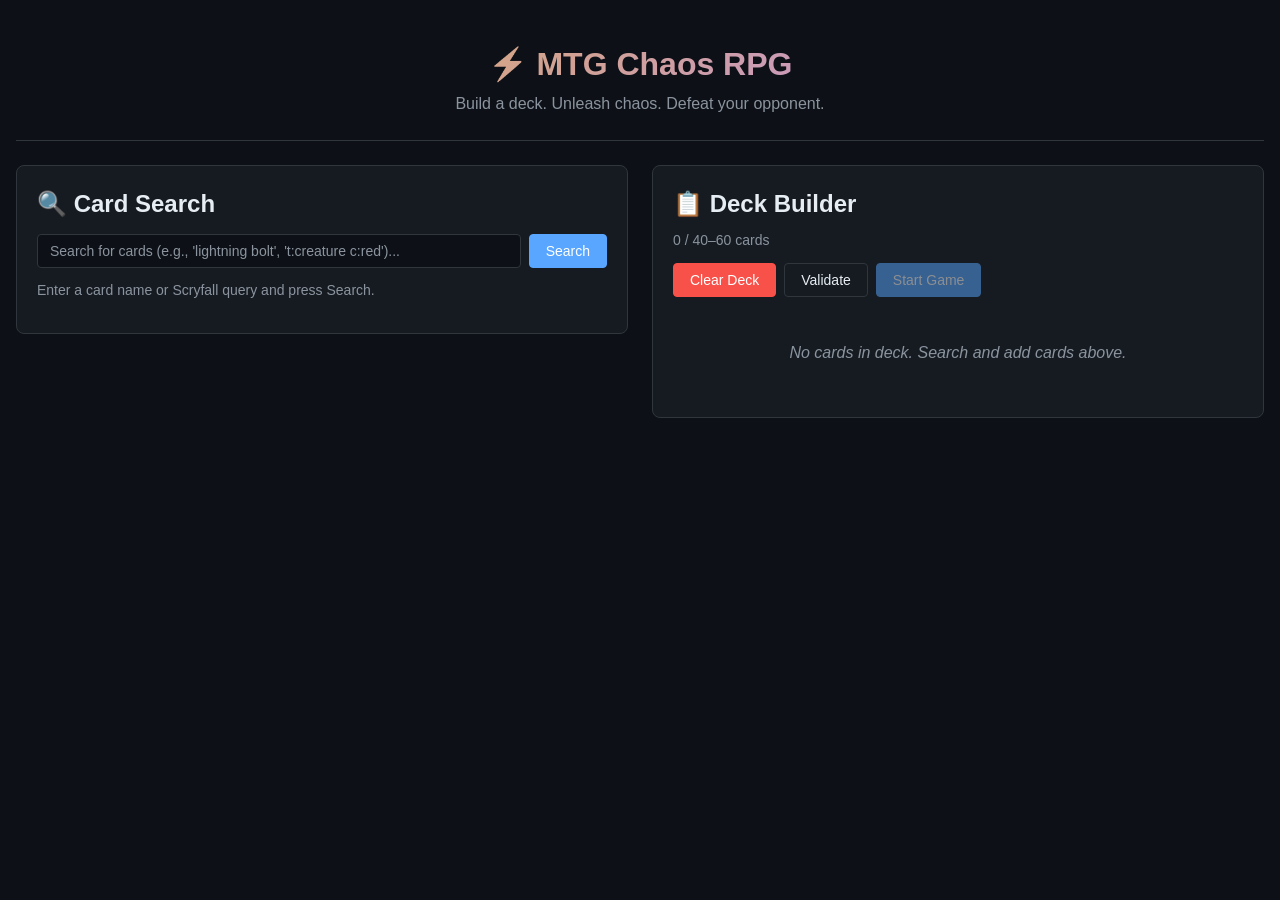
<file: src/index.html>
<!DOCTYPE html>
<html lang="en">
<head>
  <meta charset="UTF-8" />
  <meta name="viewport" content="width=device-width, initial-scale=1.0" />
  <title>MTG Chaos RPG — Web Game</title>
  <link rel="stylesheet" href="css/style.css" />
</head>
<body>
  <div id="app"></div>
  <script type="module" src="js/main.js"></script>
</body>
</html>
</file>
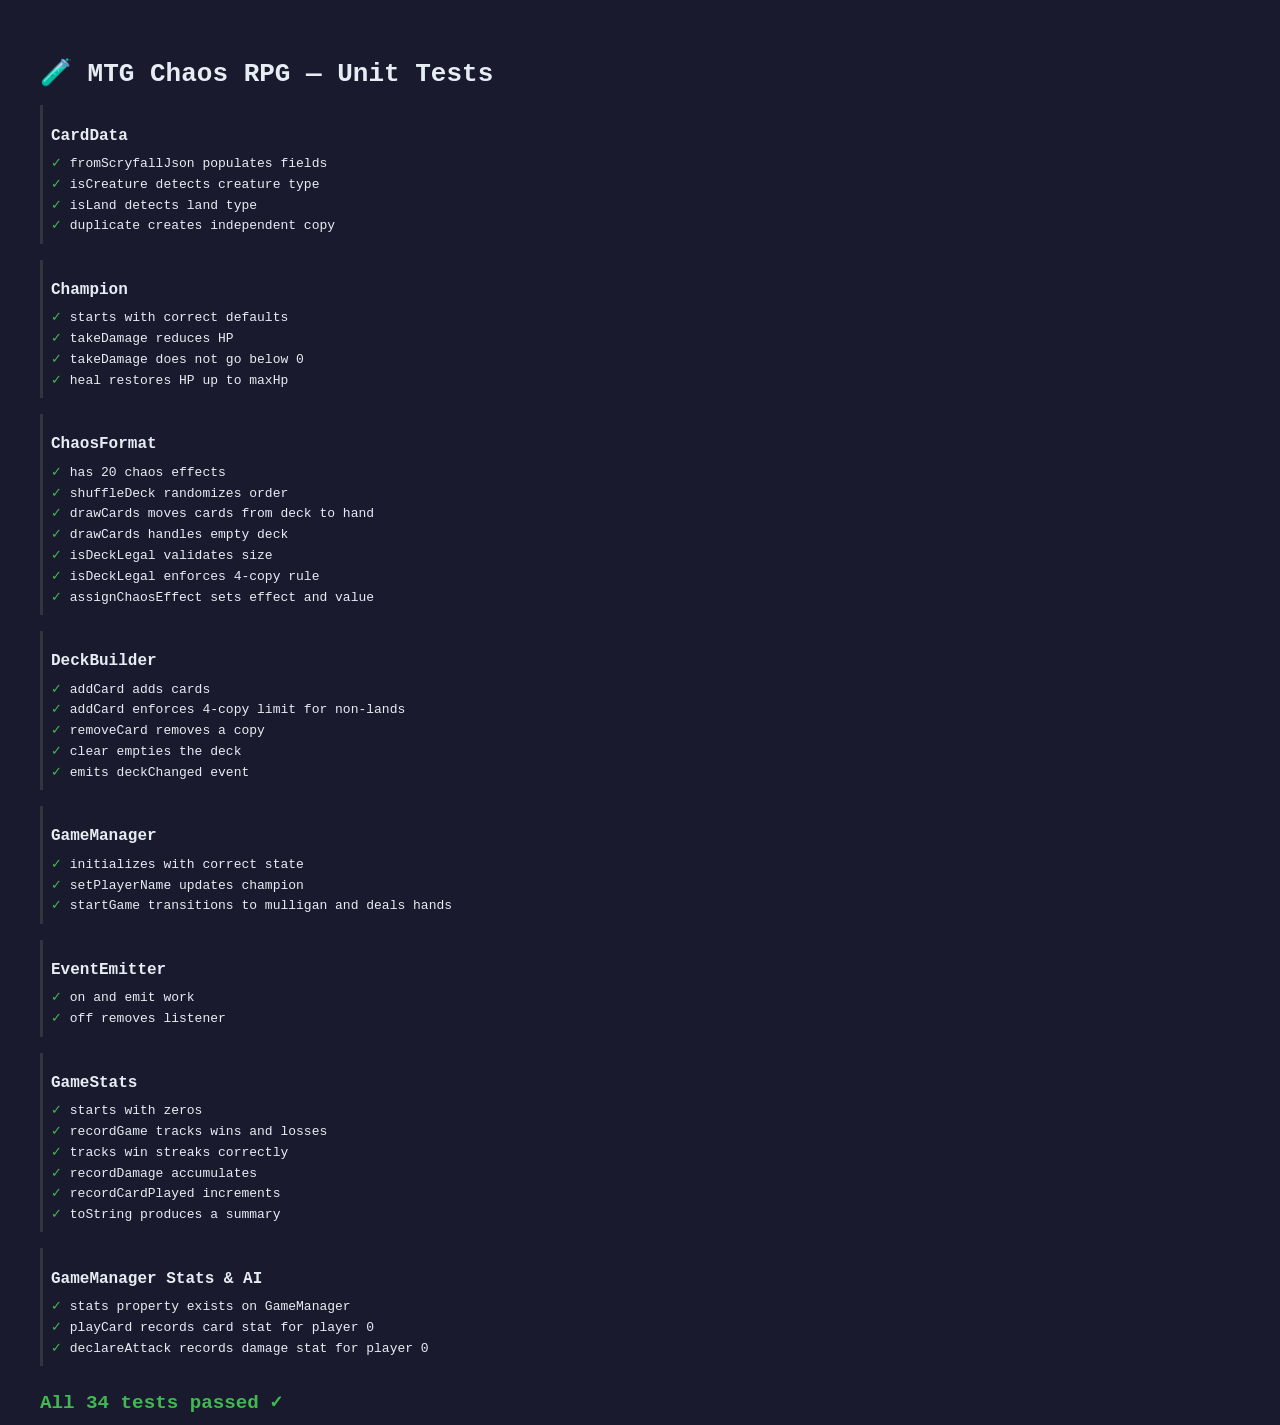
<file: src/tests/test.html>
<!DOCTYPE html>
<html lang="en">
<head>
  <meta charset="UTF-8" />
  <meta name="viewport" content="width=device-width, initial-scale=1.0" />
  <title>MTG Chaos RPG — Tests</title>
  <style>
    body { font-family: monospace; background: #1a1a2e; color: #e6edf3; padding: 2rem; }
    h1 { margin-bottom: 1rem; }
    .pass { color: #3fb950; }
    .fail { color: #f85149; }
    .suite { margin: 1rem 0; padding: 0.5rem; border-left: 3px solid #30363d; }
    .suite h2 { font-size: 1rem; margin-bottom: 0.5rem; }
    .result { padding: 0.15rem 0; }
    #summary { margin-top: 1.5rem; font-size: 1.2rem; font-weight: bold; }
  </style>
</head>
<body>
  <h1>🧪 MTG Chaos RPG — Unit Tests</h1>
  <div id="output"></div>
  <div id="summary"></div>

  <script type="module">
    import { CardData } from '../js/game/CardData.js';
    import { Champion } from '../js/game/Champion.js';
    import * as ChaosFormat from '../js/game/ChaosFormat.js';
    import { DeckBuilder } from '../js/game/DeckBuilder.js';
    import { GameManager, Phase } from '../js/game/GameManager.js';
    import { GameStats } from '../js/game/GameStats.js';
    import { EventEmitter } from '../js/EventEmitter.js';

    const output = document.getElementById('output');
    const summaryEl = document.getElementById('summary');
    let totalPass = 0;
    let totalFail = 0;

    function suite(name) {
      const div = document.createElement('div');
      div.className = 'suite';
      div.innerHTML = `<h2>${name}</h2>`;
      output.appendChild(div);
      return div;
    }

    function test(suiteEl, name, fn) {
      const result = document.createElement('div');
      result.className = 'result';
      try {
        fn();
        result.innerHTML = `<span class="pass">✓</span> ${name}`;
        totalPass++;
      } catch (e) {
        result.innerHTML = `<span class="fail">✗</span> ${name} — ${e.message}`;
        totalFail++;
      }
      suiteEl.appendChild(result);
    }

    function assert(condition, message = 'Assertion failed') {
      if (!condition) throw new Error(message);
    }

    function assertEqual(actual, expected, label = '') {
      if (actual !== expected) {
        throw new Error(`${label} Expected ${JSON.stringify(expected)}, got ${JSON.stringify(actual)}`);
      }
    }

    // ── CardData Tests ──────────────────────────────────────────────────
    const s1 = suite('CardData');

    test(s1, 'fromScryfallJson populates fields', () => {
      const json = {
        id: 'abc123', oracle_id: 'oracle1', name: 'Lightning Bolt',
        set: 'lea', mana_cost: '{R}', cmc: 1, type_line: 'Instant',
        oracle_text: 'Deal 3 damage.', colors: ['R'], color_identity: ['R'],
        image_uris: { normal: 'https://example.com/img.jpg', small: 'https://example.com/sm.jpg' }
      };
      const card = CardData.fromScryfallJson(json);
      assertEqual(card.name, 'Lightning Bolt', 'name');
      assertEqual(card.cmc, 1, 'cmc');
      assertEqual(card.isSpell(), true, 'isSpell');
      assertEqual(card.isCreature(), false, 'isCreature');
      assertEqual(card.isLand(), false, 'isLand');
    });

    test(s1, 'isCreature detects creature type', () => {
      const card = new CardData();
      card.typeLine = 'Creature — Human Wizard';
      assert(card.isCreature());
    });

    test(s1, 'isLand detects land type', () => {
      const card = new CardData();
      card.typeLine = 'Basic Land — Mountain';
      assert(card.isLand());
    });

    test(s1, 'duplicate creates independent copy', () => {
      const card = new CardData();
      card.name = 'Test Card';
      card.colors = ['R', 'U'];
      const copy = card.duplicate();
      copy.name = 'Modified';
      copy.colors.push('G');
      assertEqual(card.name, 'Test Card', 'original unchanged');
      assertEqual(card.colors.length, 2, 'original colors unchanged');
    });

    // ── Champion Tests ──────────────────────────────────────────────────
    const s2 = suite('Champion');

    test(s2, 'starts with correct defaults', () => {
      const champ = new Champion('Alice');
      assertEqual(champ.hp, 20, 'hp');
      assertEqual(champ.maxHp, 20, 'maxHp');
      assertEqual(champ.attack, 2, 'attack');
      assert(champ.isAlive(), 'isAlive');
    });

    test(s2, 'takeDamage reduces HP', () => {
      const champ = new Champion('Bob');
      champ.takeDamage(5);
      assertEqual(champ.hp, 15, 'hp after damage');
    });

    test(s2, 'takeDamage does not go below 0', () => {
      const champ = new Champion('Eve');
      champ.takeDamage(999);
      assertEqual(champ.hp, 0, 'hp capped at 0');
      assert(!champ.isAlive(), 'not alive');
    });

    test(s2, 'heal restores HP up to maxHp', () => {
      const champ = new Champion('Carl');
      champ.takeDamage(10);
      champ.heal(5);
      assertEqual(champ.hp, 15, 'healed');
      champ.heal(100);
      assertEqual(champ.hp, 20, 'capped at maxHp');
    });

    // ── ChaosFormat Tests ───────────────────────────────────────────────
    const s3 = suite('ChaosFormat');

    test(s3, 'has 20 chaos effects', () => {
      assertEqual(ChaosFormat.CHAOS_EFFECTS.length, 20, 'effect count');
    });

    test(s3, 'shuffleDeck randomizes order', () => {
      const arr = [1, 2, 3, 4, 5, 6, 7, 8, 9, 10];
      const original = [...arr];
      ChaosFormat.shuffleDeck(arr);
      assertEqual(arr.length, 10, 'same length');
      // Verify all elements are still present (order may vary)
      const sorted = [...arr].sort((a, b) => a - b);
      assert(sorted.every((v, i) => v === original.sort((a, b) => a - b)[i]), 'all elements preserved');
    });

    test(s3, 'drawCards moves cards from deck to hand', () => {
      const deck = [1, 2, 3, 4, 5];
      const hand = [];
      const drawn = ChaosFormat.drawCards(deck, hand, 3);
      assertEqual(drawn, 3, 'drew 3');
      assertEqual(hand.length, 3, 'hand has 3');
      assertEqual(deck.length, 2, 'deck has 2');
    });

    test(s3, 'drawCards handles empty deck', () => {
      const deck = [];
      const hand = [];
      const drawn = ChaosFormat.drawCards(deck, hand, 5);
      assertEqual(drawn, 0, 'drew 0');
    });

    test(s3, 'isDeckLegal validates size', () => {
      const smallDeck = Array.from({ length: 10 }, () => {
        const c = new CardData(); c.name = 'X'; c.typeLine = 'Land'; return c;
      });
      assert(!ChaosFormat.isDeckLegal(smallDeck), 'too small');

      const validDeck = Array.from({ length: 40 }, () => {
        const c = new CardData(); c.name = `Card${Math.random()}`; c.typeLine = 'Land'; return c;
      });
      assert(ChaosFormat.isDeckLegal(validDeck), 'valid size');
    });

    test(s3, 'isDeckLegal enforces 4-copy rule', () => {
      const deck = [];
      for (let i = 0; i < 35; i++) {
        const c = new CardData(); c.name = `Unique${i}`; c.typeLine = 'Land'; deck.push(c);
      }
      // Add 5 copies of a non-land
      for (let i = 0; i < 5; i++) {
        const c = new CardData(); c.name = 'Lightning Bolt'; c.typeLine = 'Instant'; deck.push(c);
      }
      assert(!ChaosFormat.isDeckLegal(deck), 'too many copies');
    });

    test(s3, 'assignChaosEffect sets effect and value', () => {
      const card = new CardData();
      card.name = 'Test'; card.cmc = 3; card.colors = ['R', 'U'];
      card.typeLine = 'Creature'; card.power = '4'; card.toughness = '3';
      ChaosFormat.assignChaosEffect(card);
      assert(card.chaosEffect.length > 0, 'has effect');
      assert(card.chaosValue > 0, 'has value');
    });

    // ── DeckBuilder Tests ───────────────────────────────────────────────
    const s4 = suite('DeckBuilder');

    test(s4, 'addCard adds cards', () => {
      const db = new DeckBuilder();
      const card = new CardData();
      card.name = 'Mountain'; card.typeLine = 'Basic Land — Mountain';
      assert(db.addCard(card), 'added');
      assertEqual(db.size(), 1, 'size');
    });

    test(s4, 'addCard enforces 4-copy limit for non-lands', () => {
      const db = new DeckBuilder();
      for (let i = 0; i < 4; i++) {
        const c = new CardData(); c.name = 'Bolt'; c.typeLine = 'Instant';
        assert(db.addCard(c), `added #${i + 1}`);
      }
      const c5 = new CardData(); c5.name = 'Bolt'; c5.typeLine = 'Instant';
      assert(!db.addCard(c5), 'rejected 5th copy');
    });

    test(s4, 'removeCard removes a copy', () => {
      const db = new DeckBuilder();
      const c1 = new CardData(); c1.name = 'Bolt'; c1.typeLine = 'Instant';
      const c2 = new CardData(); c2.name = 'Bolt'; c2.typeLine = 'Instant';
      db.addCard(c1);
      db.addCard(c2);
      assert(db.removeCard(c1), 'removed');
      assertEqual(db.size(), 1, 'size after remove');
    });

    test(s4, 'clear empties the deck', () => {
      const db = new DeckBuilder();
      const c = new CardData(); c.name = 'X'; c.typeLine = 'Land';
      db.addCard(c);
      db.clear();
      assertEqual(db.size(), 0, 'empty');
    });

    test(s4, 'emits deckChanged event', () => {
      const db = new DeckBuilder();
      let emitted = false;
      db.on('deckChanged', () => { emitted = true; });
      const c = new CardData(); c.name = 'X'; c.typeLine = 'Land';
      db.addCard(c);
      assert(emitted, 'event emitted');
    });

    // ── GameManager Tests ───────────────────────────────────────────────
    const s5 = suite('GameManager');

    test(s5, 'initializes with correct state', () => {
      const gm = new GameManager();
      assertEqual(gm.currentPhase, Phase.DECK_BUILD, 'phase');
      assertEqual(gm.champions.length, 2, 'champions');
      assertEqual(gm.turnNumber, 0, 'turn');
    });

    test(s5, 'setPlayerName updates champion', () => {
      const gm = new GameManager();
      gm.setPlayerName(0, 'Alice');
      assertEqual(gm.champions[0].playerName, 'Alice');
    });

    test(s5, 'startGame transitions to mulligan and deals hands', () => {
      const gm = new GameManager();
      // Build minimal legal decks
      for (let p = 0; p < 2; p++) {
        const deck = [];
        for (let i = 0; i < 40; i++) {
          const c = new CardData(); c.name = `Card${i}`; c.typeLine = 'Creature';
          c.power = '1'; c.toughness = '1'; c.chaosEffect = 'Test'; deck.push(c);
        }
        gm.loadDeck(p, deck);
      }
      gm.startGame();
      assertEqual(gm.currentPhase, Phase.MULLIGAN, 'phase');
      assertEqual(gm.hands[0].length, 7, 'player hand');
      assertEqual(gm.hands[1].length, 7, 'opponent hand');
    });

    // ── EventEmitter Tests ──────────────────────────────────────────────
    const s6 = suite('EventEmitter');

    test(s6, 'on and emit work', () => {
      const ee = new EventEmitter();
      let value = 0;
      ee.on('test', (v) => { value = v; });
      ee.emit('test', 42);
      assertEqual(value, 42);
    });

    test(s6, 'off removes listener', () => {
      const ee = new EventEmitter();
      let count = 0;
      const fn = () => { count++; };
      ee.on('test', fn);
      ee.emit('test');
      ee.off('test', fn);
      ee.emit('test');
      assertEqual(count, 1, 'called once');
    });

    // ── GameStats Tests ─────────────────────────────────────────────────
    const s7 = suite('GameStats');

    test(s7, 'starts with zeros', () => {
      const stats = new GameStats();
      assertEqual(stats.gamesPlayed, 0, 'gamesPlayed');
      assertEqual(stats.wins, 0, 'wins');
      assertEqual(stats.losses, 0, 'losses');
      assertEqual(stats.winStreak, 0, 'winStreak');
      assertEqual(stats.bestWinStreak, 0, 'bestWinStreak');
      assertEqual(stats.totalDamageDealt, 0, 'totalDamageDealt');
      assertEqual(stats.totalCardsPlayed, 0, 'totalCardsPlayed');
    });

    test(s7, 'recordGame tracks wins and losses', () => {
      const stats = new GameStats();
      stats.recordGame(true);
      assertEqual(stats.gamesPlayed, 1, 'gamesPlayed');
      assertEqual(stats.wins, 1, 'wins');
      assertEqual(stats.losses, 0, 'losses');
      stats.recordGame(false);
      assertEqual(stats.gamesPlayed, 2, 'gamesPlayed');
      assertEqual(stats.wins, 1, 'wins');
      assertEqual(stats.losses, 1, 'losses');
    });

    test(s7, 'tracks win streaks correctly', () => {
      const stats = new GameStats();
      stats.recordGame(true);
      stats.recordGame(true);
      stats.recordGame(true);
      assertEqual(stats.winStreak, 3, 'winStreak');
      assertEqual(stats.bestWinStreak, 3, 'bestWinStreak');
      stats.recordGame(false);
      assertEqual(stats.winStreak, 0, 'winStreak reset');
      assertEqual(stats.bestWinStreak, 3, 'bestWinStreak preserved');
      stats.recordGame(true);
      assertEqual(stats.winStreak, 1, 'new streak');
      assertEqual(stats.bestWinStreak, 3, 'bestWinStreak unchanged');
    });

    test(s7, 'recordDamage accumulates', () => {
      const stats = new GameStats();
      stats.recordDamage(5);
      stats.recordDamage(3);
      assertEqual(stats.totalDamageDealt, 8, 'damage');
    });

    test(s7, 'recordCardPlayed increments', () => {
      const stats = new GameStats();
      stats.recordCardPlayed();
      stats.recordCardPlayed();
      assertEqual(stats.totalCardsPlayed, 2, 'cards');
    });

    test(s7, 'toString produces a summary', () => {
      const stats = new GameStats();
      stats.recordGame(true);
      const str = stats.toString();
      assert(str.includes('Wins: 1'), 'includes wins');
      assert(str.includes('Games: 1'), 'includes games');
    });

    // ── GameManager Stats Integration Tests ─────────────────────────────
    const s8 = suite('GameManager Stats & AI');

    test(s8, 'stats property exists on GameManager', () => {
      const gm = new GameManager();
      assert(gm.stats instanceof GameStats, 'stats is GameStats');
    });

    test(s8, 'playCard records card stat for player 0', () => {
      const gm = new GameManager();
      for (let p = 0; p < 2; p++) {
        const deck = [];
        for (let i = 0; i < 40; i++) {
          const c = new CardData(); c.name = `Card${i}`; c.typeLine = 'Creature';
          c.power = '1'; c.toughness = '1'; c.chaosEffect = 'Test'; deck.push(c);
        }
        gm.loadDeck(p, deck);
      }
      gm.startGame();
      gm.beginMainPhase();
      gm.playCard(0);
      assertEqual(gm.stats.totalCardsPlayed, 1, 'player card tracked');
    });

    test(s8, 'declareAttack records damage stat for player 0', () => {
      const gm = new GameManager();
      for (let p = 0; p < 2; p++) {
        const deck = [];
        for (let i = 0; i < 40; i++) {
          const c = new CardData(); c.name = `Card${i}`; c.typeLine = 'Creature';
          c.power = '1'; c.toughness = '1'; c.chaosEffect = 'Test'; deck.push(c);
        }
        gm.loadDeck(p, deck);
      }
      gm.startGame();
      gm.beginMainPhase();
      gm.declareAttack();
      assertEqual(gm.stats.totalDamageDealt, 2, 'damage tracked (default ATK = 2)');
    });

    // ── Summary ─────────────────────────────────────────────────────────
    const total = totalPass + totalFail;
    summaryEl.innerHTML = totalFail === 0
      ? `<span class="pass">All ${total} tests passed ✓</span>`
      : `<span class="fail">${totalFail} of ${total} tests failed ✗</span>`;
  </script>
</body>
</html>
</file>
<file: src/css/style.css>
/* ═══════════════════════════════════════════════════════════════════════════
   MTG Chaos RPG — Web Game Stylesheet
   ═══════════════════════════════════════════════════════════════════════════ */

/* ── Reset & Base ───────────────────────────────────────────────────────── */
*, *::before, *::after {
  box-sizing: border-box;
  margin: 0;
  padding: 0;
}

:root {
  --bg-primary: #0d1117;
  --bg-secondary: #161b22;
  --bg-card: #21262d;
  --bg-hover: #30363d;
  --text-primary: #e6edf3;
  --text-secondary: #8b949e;
  --accent-blue: #58a6ff;
  --accent-purple: #bc8cff;
  --accent-green: #3fb950;
  --accent-red: #f85149;
  --accent-orange: #d29922;
  --accent-gold: #e3b341;
  --border-color: #30363d;
  --radius: 8px;
  --radius-sm: 4px;
  --shadow: 0 2px 8px rgba(0, 0, 0, 0.3);
}

html {
  font-size: 16px;
}

body {
  font-family: -apple-system, BlinkMacSystemFont, 'Segoe UI', Roboto, Oxygen, Ubuntu, sans-serif;
  background: var(--bg-primary);
  color: var(--text-primary);
  line-height: 1.5;
  min-height: 100vh;
}

/* ── Typography ─────────────────────────────────────────────────────────── */
h1 { font-size: 2rem; }
h2 { font-size: 1.5rem; margin-bottom: 0.5rem; }
h3 { font-size: 1.125rem; margin-bottom: 0.5rem; }

/* ── Layout ─────────────────────────────────────────────────────────────── */
#app {
  max-width: 1400px;
  margin: 0 auto;
  padding: 1rem;
}

.game-header {
  text-align: center;
  padding: 1.5rem 0;
  border-bottom: 1px solid var(--border-color);
  margin-bottom: 1.5rem;
}

.game-header h1 {
  background: linear-gradient(135deg, var(--accent-gold), var(--accent-purple));
  -webkit-background-clip: text;
  -webkit-text-fill-color: transparent;
  background-clip: text;
}

.tagline {
  color: var(--text-secondary);
  margin-top: 0.25rem;
}

/* ── Buttons ────────────────────────────────────────────────────────────── */
.btn {
  display: inline-flex;
  align-items: center;
  justify-content: center;
  padding: 0.5rem 1rem;
  border: 1px solid var(--border-color);
  border-radius: var(--radius-sm);
  background: var(--bg-card);
  color: var(--text-primary);
  cursor: pointer;
  font-size: 0.875rem;
  font-weight: 500;
  transition: background 0.2s, border-color 0.2s;
}
.btn:hover { background: var(--bg-hover); }
.btn:disabled { opacity: 0.5; cursor: not-allowed; }

.btn-primary { background: var(--accent-blue); border-color: var(--accent-blue); color: #fff; }
.btn-primary:hover { background: #4090e0; }

.btn-secondary { background: var(--bg-secondary); }
.btn-secondary:hover { background: var(--bg-hover); }

.btn-danger { background: var(--accent-red); border-color: var(--accent-red); color: #fff; }
.btn-danger:hover { background: #d63a33; }

.btn-small { padding: 0.25rem 0.5rem; font-size: 0.75rem; }
.btn-add { background: var(--accent-green); border-color: var(--accent-green); color: #fff; }

/* ── Deck Build Screen ──────────────────────────────────────────────────── */
.deck-build-screen {
  display: grid;
  grid-template-columns: 1fr 1fr;
  gap: 1.5rem;
  min-height: 70vh;
}

@media (max-width: 900px) {
  .deck-build-screen {
    grid-template-columns: 1fr;
  }
}

/* ── Card Search ────────────────────────────────────────────────────────── */
.card-search {
  background: var(--bg-secondary);
  border-radius: var(--radius);
  padding: 1.25rem;
  border: 1px solid var(--border-color);
}

.search-bar {
  display: flex;
  gap: 0.5rem;
  margin: 0.75rem 0;
}

.search-bar input {
  flex: 1;
  padding: 0.5rem 0.75rem;
  border: 1px solid var(--border-color);
  border-radius: var(--radius-sm);
  background: var(--bg-primary);
  color: var(--text-primary);
  font-size: 0.875rem;
}
.search-bar input::placeholder { color: var(--text-secondary); }
.search-bar input:focus { outline: none; border-color: var(--accent-blue); }

.status-text {
  color: var(--text-secondary);
  font-size: 0.875rem;
  margin-bottom: 0.5rem;
}

/* ── Search Results ─────────────────────────────────────────────────────── */
.search-results {
  max-height: 400px;
  overflow-y: auto;
  margin-top: 0.75rem;
}

.search-result-item {
  display: flex;
  justify-content: space-between;
  align-items: center;
  padding: 0.5rem 0.75rem;
  border: 1px solid transparent;
  border-radius: var(--radius-sm);
  cursor: pointer;
  transition: background 0.15s;
}
.search-result-item:hover { background: var(--bg-hover); }
.search-result-item.selected { border-color: var(--accent-blue); background: rgba(88, 166, 255, 0.1); }

.result-info {
  display: flex;
  gap: 0.75rem;
  align-items: center;
  flex: 1;
  overflow: hidden;
}

.card-name { font-weight: 600; white-space: nowrap; }
.card-type { color: var(--text-secondary); font-size: 0.8rem; white-space: nowrap; overflow: hidden; text-overflow: ellipsis; }
.card-mana { font-size: 0.8rem; color: var(--accent-gold); }

/* ── Card Preview ───────────────────────────────────────────────────────── */
.card-preview {
  margin-top: 1rem;
  padding: 1rem;
  background: var(--bg-card);
  border-radius: var(--radius);
  border: 1px solid var(--border-color);
}
.card-preview.hidden { display: none; }

.preview-content {
  display: flex;
  gap: 1rem;
}

.preview-image {
  width: 200px;
  border-radius: var(--radius);
}

.preview-details h3 { margin-bottom: 0.25rem; }
.preview-details .mana-cost { color: var(--accent-gold); }
.preview-details .type-line { color: var(--text-secondary); margin: 0.25rem 0; }
.preview-details .oracle-text { white-space: pre-wrap; margin: 0.5rem 0; }
.preview-details .flavor-text { color: var(--text-secondary); }
.preview-details .stats { font-weight: 700; font-size: 1.25rem; color: var(--accent-green); }

@media (max-width: 600px) {
  .preview-content { flex-direction: column; }
  .preview-image { width: 100%; max-width: 300px; }
}

/* ── Deck Builder ───────────────────────────────────────────────────────── */
.deck-builder {
  background: var(--bg-secondary);
  border-radius: var(--radius);
  padding: 1.25rem;
  border: 1px solid var(--border-color);
}

.deck-info {
  display: flex;
  justify-content: space-between;
  align-items: center;
  margin: 0.5rem 0;
  color: var(--text-secondary);
  font-size: 0.875rem;
}

.deck-actions {
  display: flex;
  gap: 0.5rem;
  margin: 0.75rem 0;
}

.deck-list {
  max-height: 400px;
  overflow-y: auto;
}

.deck-item {
  display: flex;
  align-items: center;
  gap: 0.5rem;
  padding: 0.35rem 0.5rem;
  border-radius: var(--radius-sm);
  transition: background 0.15s;
}
.deck-item:hover { background: var(--bg-hover); }

.deck-card-count { color: var(--accent-blue); font-weight: 600; min-width: 2rem; }
.deck-card-name { font-weight: 500; flex: 1; }
.deck-card-type { color: var(--text-secondary); font-size: 0.8rem; }
.deck-card-mana { color: var(--accent-gold); font-size: 0.8rem; }

.btn-remove { background: var(--accent-red); border-color: var(--accent-red); color: #fff; }

.empty-message {
  color: var(--text-secondary);
  text-align: center;
  padding: 2rem 1rem;
  font-style: italic;
}

/* ── Mana symbols (simple text) ─────────────────────────────────────────── */
.mana {
  display: inline-block;
  width: 1.25rem;
  height: 1.25rem;
  line-height: 1.25rem;
  text-align: center;
  border-radius: 50%;
  font-size: 0.7rem;
  font-weight: 700;
  margin: 0 0.1rem;
}
.mana-W { background: #f9faf4; color: #333; }
.mana-U { background: #0e68ab; color: #fff; }
.mana-B { background: #150b00; color: #ccc; }
.mana-R { background: #d3202a; color: #fff; }
.mana-G { background: #00733e; color: #fff; }

/* ── Loading Screen ─────────────────────────────────────────────────────── */
.loading-screen {
  text-align: center;
  padding: 4rem 2rem;
}

.spinner {
  margin: 2rem auto;
  width: 48px;
  height: 48px;
  border: 4px solid var(--border-color);
  border-top-color: var(--accent-blue);
  border-radius: 50%;
  animation: spin 0.8s linear infinite;
}

@keyframes spin {
  to { transform: rotate(360deg); }
}

.error-screen {
  text-align: center;
  padding: 4rem 2rem;
}
.error-screen h2 { color: var(--accent-red); }

/* ── Progress bar (loading) ─────────────────────────────────────────────── */
.progress-bar-container {
  width: 300px;
  height: 12px;
  background: var(--bg-primary);
  border-radius: 6px;
  overflow: hidden;
  margin: 1rem auto;
  border: 1px solid var(--border-color);
}

.progress-bar-fill {
  height: 100%;
  background: var(--accent-blue);
  transition: width 0.4s ease;
}

.loading-percent {
  font-size: 1rem;
  font-weight: 700;
  color: var(--accent-blue);
}

/* ── Mulligan Screen ────────────────────────────────────────────────────── */
.mulligan-screen {
  text-align: center;
  padding: 2rem;
}

.mulligan-hand {
  display: flex;
  justify-content: center;
  flex-wrap: wrap;
  gap: 0.75rem;
  margin: 1.5rem 0;
}

.mulligan-card {
  width: 140px;
  border-radius: var(--radius);
  border: 2px solid var(--border-color);
  overflow: hidden;
  background: var(--bg-card);
}
.mulligan-card img { width: 100%; display: block; }

.card-text-preview {
  padding: 0.5rem;
  font-size: 0.75rem;
  min-height: 180px;
}

.mulligan-actions {
  display: flex;
  justify-content: center;
  gap: 1rem;
  margin-top: 1rem;
}

/* ── Battle Screen ──────────────────────────────────────────────────────── */
.battle-screen {
  display: flex;
  flex-direction: column;
  gap: 0.75rem;
  min-height: 70vh;
}

.player-area {
  background: var(--bg-secondary);
  border-radius: var(--radius);
  padding: 1rem;
  border: 1px solid var(--border-color);
}

.opponent-area { border-color: var(--accent-red); }
.player-area-self { border-color: var(--accent-blue); }

/* ── Champion info ──────────────────────────────────────────────────────── */
.champion-card {
  display: flex;
  align-items: center;
  gap: 1rem;
  flex-wrap: wrap;
}

.champion-name { font-weight: 700; font-size: 1.125rem; }

.hp-bar {
  position: relative;
  width: 200px;
  height: 24px;
  background: var(--bg-primary);
  border-radius: 12px;
  overflow: hidden;
}

.hp-fill {
  height: 100%;
  transition: width 0.4s ease;
}
.hp-high { background: var(--accent-green); }
.hp-mid { background: var(--accent-orange); }
.hp-low { background: var(--accent-red); }

.hp-text {
  position: absolute;
  inset: 0;
  display: flex;
  align-items: center;
  justify-content: center;
  font-size: 0.75rem;
  font-weight: 700;
  color: #fff;
  text-shadow: 0 1px 2px rgba(0, 0, 0, 0.6);
}

.champion-attack { color: var(--accent-red); }
.deck-remaining { color: var(--text-secondary); }

/* ── Battle center ──────────────────────────────────────────────────────── */
.battle-center {
  text-align: center;
  padding: 0.5rem;
}

.phase-display {
  font-size: 1.25rem;
  font-weight: 700;
  color: var(--accent-purple);
}

.turn-display {
  color: var(--text-secondary);
  font-size: 0.875rem;
}

.chaos-effect-display {
  background: rgba(188, 140, 255, 0.15);
  border: 1px solid var(--accent-purple);
  border-radius: var(--radius);
  padding: 0.75rem 1rem;
  margin: 0.5rem auto;
  max-width: 500px;
}
.chaos-effect-display.hidden { display: none; }

/* ── Hand ───────────────────────────────────────────────────────────────── */
.hand {
  display: flex;
  gap: 0.5rem;
  flex-wrap: wrap;
  min-height: 80px;
  padding: 0.5rem;
}

.card {
  width: 100px;
  border-radius: var(--radius-sm);
  border: 2px solid var(--border-color);
  overflow: hidden;
  transition: transform 0.2s, box-shadow 0.2s;
}

.card-in-hand {
  cursor: pointer;
  background: var(--bg-card);
}
.card-in-hand:hover {
  transform: translateY(-8px);
  box-shadow: 0 4px 12px rgba(88, 166, 255, 0.3);
  border-color: var(--accent-blue);
}
.card-in-hand img { width: 100%; display: block; }

.card-back {
  display: flex;
  align-items: center;
  justify-content: center;
  font-size: 2.5rem;
  height: 140px;
  background: linear-gradient(135deg, #1a1a2e, #16213e);
  color: var(--accent-purple);
}

.card-text {
  padding: 0.25rem;
  font-size: 0.6rem;
  min-height: 140px;
}

.card-name-small { font-weight: 600; font-size: 0.65rem; }
.card-mana-small { color: var(--accent-gold); font-size: 0.6rem; }
.card-type-small { color: var(--text-secondary); font-size: 0.55rem; }

/* ── Battlefield ────────────────────────────────────────────────────────── */
.battlefield {
  display: flex;
  gap: 0.5rem;
  flex-wrap: wrap;
  min-height: 60px;
  padding: 0.5rem;
  background: rgba(0, 0, 0, 0.2);
  border-radius: var(--radius-sm);
  margin: 0.5rem 0;
}

.card-on-field {
  background: var(--bg-card);
  padding: 0.35rem;
  width: 80px;
  min-height: 50px;
}

.card-stats-small { color: var(--accent-green); font-weight: 700; font-size: 0.7rem; }

.empty-field {
  color: var(--text-secondary);
  font-style: italic;
  font-size: 0.8rem;
  align-self: center;
  width: 100%;
  text-align: center;
}

/* ── Action bar ─────────────────────────────────────────────────────────── */
.action-bar {
  display: flex;
  justify-content: center;
  gap: 1rem;
  padding: 0.75rem;
}

/* ── Game log ───────────────────────────────────────────────────────────── */
.game-log {
  background: var(--bg-secondary);
  border-radius: var(--radius);
  padding: 1rem;
  border: 1px solid var(--border-color);
  max-height: 200px;
}

.log-content {
  max-height: 150px;
  overflow-y: auto;
  font-size: 0.8rem;
  font-family: 'Cascadia Code', 'Fira Code', monospace;
}

.log-entry {
  padding: 0.15rem 0;
  border-bottom: 1px solid rgba(48, 54, 61, 0.5);
  color: var(--text-secondary);
}

/* ── Game Over overlay ──────────────────────────────────────────────────── */
.game-over-overlay {
  position: fixed;
  inset: 0;
  background: rgba(0, 0, 0, 0.8);
  display: flex;
  align-items: center;
  justify-content: center;
  z-index: 1000;
}

.game-over-content {
  text-align: center;
  background: var(--bg-secondary);
  padding: 3rem;
  border-radius: var(--radius);
  border: 2px solid var(--accent-gold);
  box-shadow: 0 0 30px rgba(227, 179, 65, 0.3);
}

.game-over-content h1 {
  font-size: 3rem;
  margin-bottom: 0.5rem;
}

.game-over-content h2 {
  color: var(--accent-gold);
  margin-bottom: 1.5rem;
}

.game-over-stats {
  text-align: left;
  margin: 1rem auto 1.5rem;
  padding: 1rem;
  background: var(--bg-primary);
  border-radius: var(--radius);
  border: 1px solid var(--border-color);
  max-width: 300px;
  font-size: 0.9rem;
  color: var(--text-secondary);
}

.game-over-stats p {
  margin: 0.3rem 0;
}

/* ── Scrollbar styling ──────────────────────────────────────────────────── */
::-webkit-scrollbar { width: 8px; }
::-webkit-scrollbar-track { background: var(--bg-primary); }
::-webkit-scrollbar-thumb { background: var(--border-color); border-radius: 4px; }
::-webkit-scrollbar-thumb:hover { background: var(--text-secondary); }
</file>
